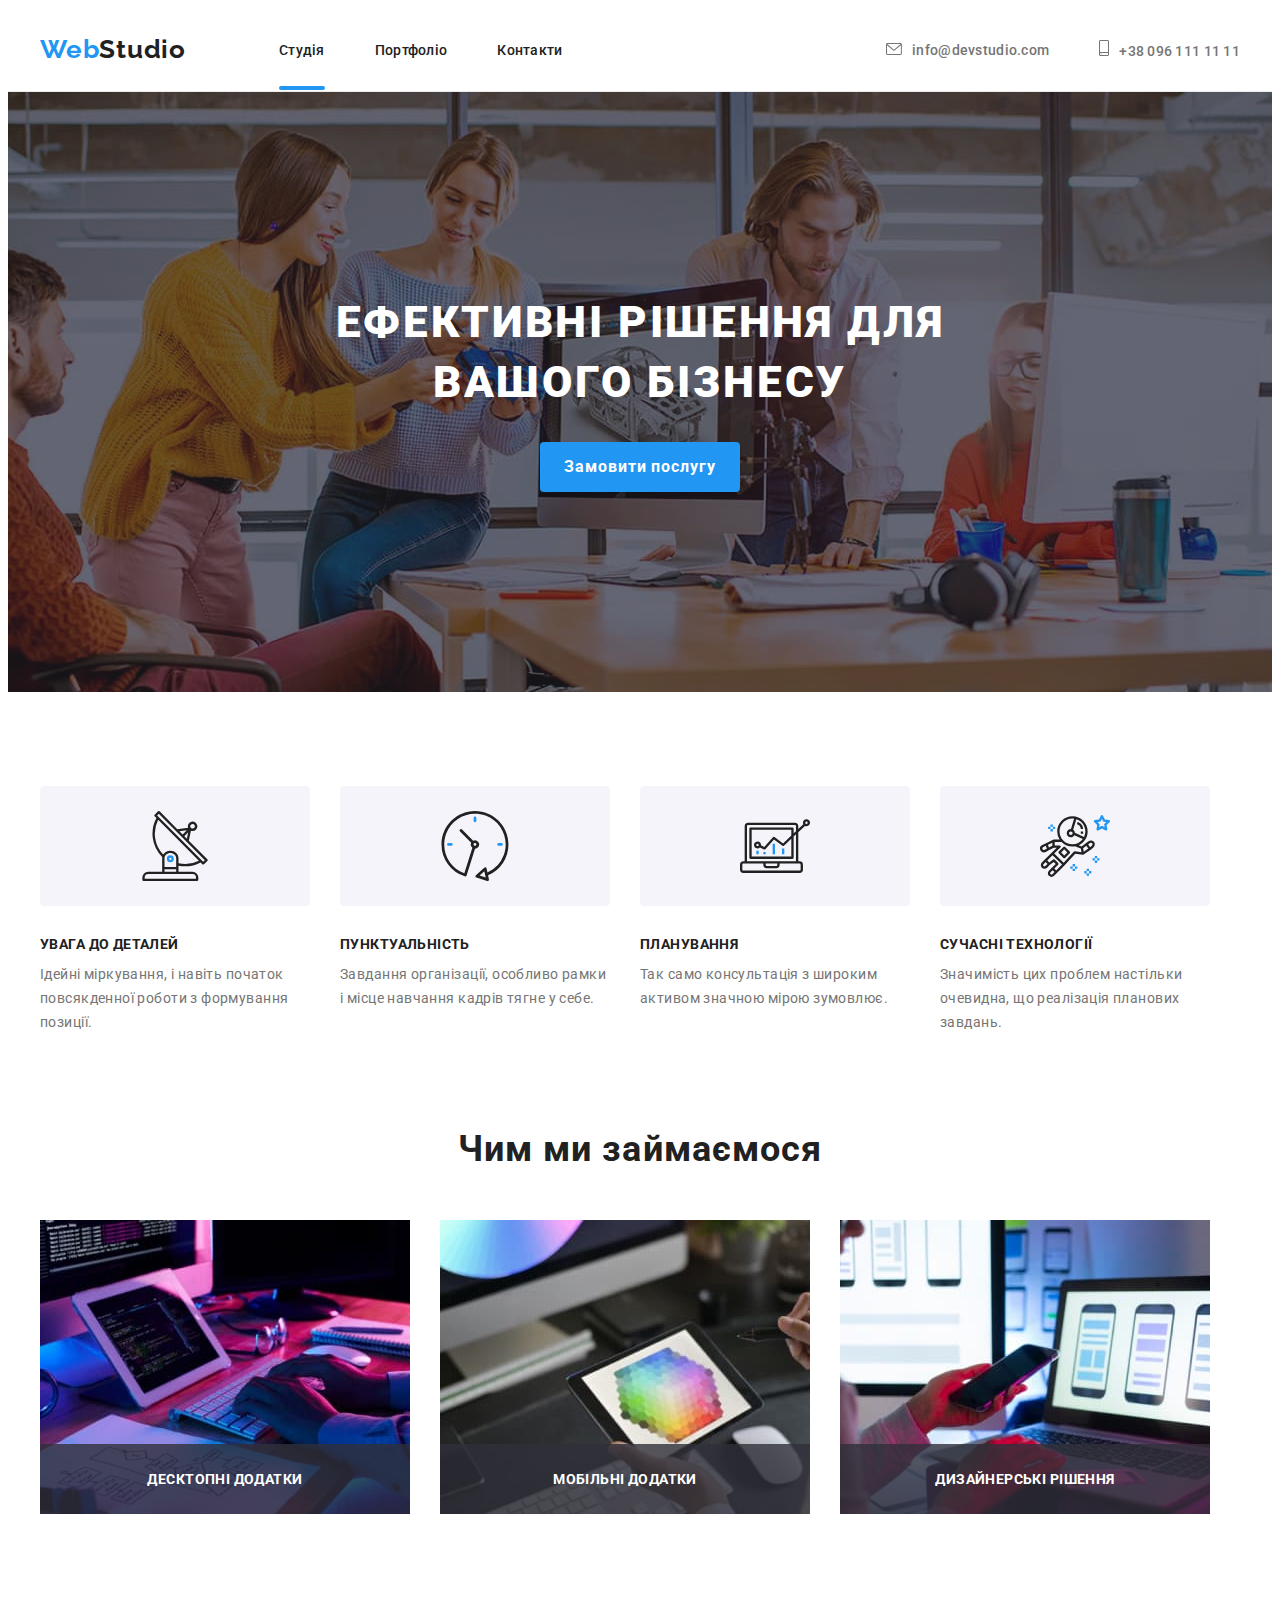
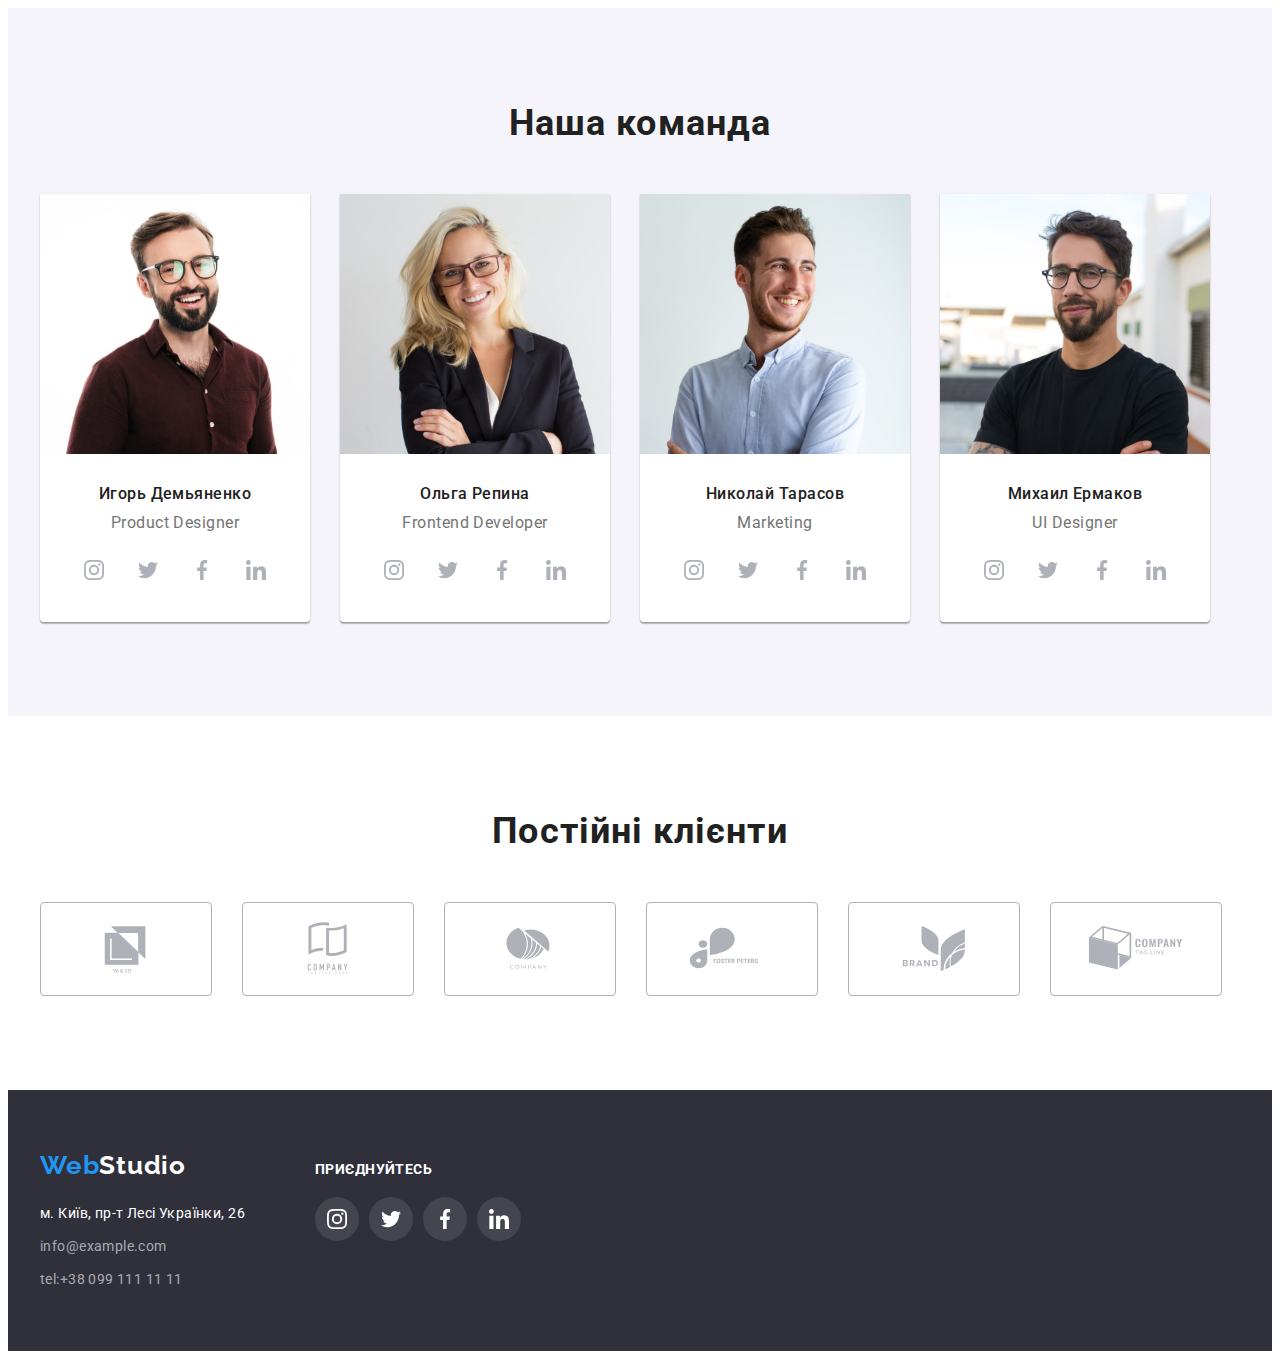
<file: index.html>
<!DOCTYPE html>
<html lang="uk">
  <head>
    <meta charset="UTF-8" />
    <meta http-equiv="X-UA-Compatible" content="IE=edge" />
    <meta name="viewport" content="width=device-width, initial-scale=1.0" />
    <title>Web Studio</title>
    <!-- Fonts start -->
    <link rel="preconnect" href="https://fonts.googleapis.com" />
    <link rel="preconnect" href="https://fonts.gstatic.com" crossorigin />
    <link
      href="https://fonts.googleapis.com/css2?family=Raleway:wght@700&family=Roboto:wght@400;500;700;900&display=swap"
      rel="stylesheet"
    />
    <!-- Fonts end -->
    <!-- Normalize start -->
    <link
      rel="stylesheet"
      href="https://cdnjs.cloudflare.com/ajax/libs/modern-normalize/1.1.0/modern-normalize.min.css"
      integrity="sha512-wpPYUAdjBVSE4KJnH1VR1HeZfpl1ub8YT/NKx4PuQ5NmX2tKuGu6U/JRp5y+Y8XG2tV+wKQpNHVUX03MfMFn9Q=="
      crossorigin="anonymous"
      referrerpolicy="no-referrer"
    />
    <!-- Normalize end -->
    <link rel="stylesheet" href="./css/styles.css" />
  </head>

  <body>
    <!-- Header section -->
    <header class="header header-border-line">
      <div class="container header-container">
        <nav class="header-nav header-nav-items">
          <a class="logo link header-logo" href="./index.html"
            ><span class="logo-accent">Web</span>Studio</a
          >
          <ul class="header-list list">
            <li class="header-item">
              <a class="header-link header-link-current link" href="./index.html">Студія</a>
            </li>
            <li class="header-item">
              <a class="header-link link" href="./portfolio.html">Портфоліо</a>
            </li>
            <li class="header-item">
              <a class="header-link link" href="/">Контакти</a>
            </li>
          </ul>
        </nav>
        <ul class="header-contacts list">
          <li class="contact-item header-mail">
            <a class="link header-mail-link" href="mailto:info@devstudio.com">
              <svg class="icon-mail" width="16" height="12">
                <use href="./images/icons.svg#envelope"></use></svg
              >info@devstudio.com
            </a>
          </li>
          <li class="contact-item header-phone">
            <a class="link header-phone-link" href="tel:+380961111111"
              ><svg class="icon-tel" width="10" height="16">
                <use href="./images/icons.svg#smartphone"></use></svg
              >+38 096 111 11 11</a
            >
          </li>
        </ul>
      </div>
    </header>
    <!-- Main section -->
    <main class="main">
      <!-- Hero section -->
      <section class="hero section hero-container">
        <div class="container">
          <h1 class="hero-tittle">Ефективні рішення для вашого бізнесу</h1>
          <button class="btn-service" data-modal-open type="button">Замовити послугу</button>
        </div>
      </section>
      <!-- About section -->
      <section class="about section">
        <div class="container">
          <ul class="about-logo">
            <li class="about-list-logo">
              <svg class="about-icons" width="70px" height="70px">
                <use href="./images/icons.svg#antenna"></use>
              </svg>
            </li>
            <li class="about-list-logo">
              <svg class="about-icons" width="70px" height="70px">
                <use href="./images/icons.svg#clock"></use>
              </svg>
            </li>
            <li class="about-list-logo">
              <svg class="about-icons" width="70px" height="70px">
                <use href="./images/icons.svg#diagram"></use>
              </svg>
            </li>
            <li class="about-list-logo">
              <svg class="about-icons" width="70px" height="70px">
                <use href="./images/icons.svg#astronaut"></use>
              </svg>
            </li>
          </ul>
        </div>
        <div class="container">
          <h2 class="visually-hidden">Наші переваг</h2>
          <ul class="about-list list about-container">
            <li class="about-item">
              <h3 class="about-list-tittle">УВАГА ДО ДЕТАЛЕЙ</h3>
              <p class="about-description">
                Ідейні міркування, і навіть початок повсякденної роботи з формування позиції.
              </p>
            </li>
            <li class="about-item">
              <h3 class="about-list-tittle">ПУНКТУАЛЬНІСТЬ</h3>
              <p class="about-description">
                Завдання організації, особливо рамки і місце навчання кадрів тягне у себе.
              </p>
            </li>
            <li class="about-item">
              <h3 class="about-list-tittle">ПЛАНУВАННЯ</h3>
              <p class="about-description">
                Так само консультація з широким активом значною мірою зумовлює.
              </p>
            </li>
            <li class="about-item">
              <h3 class="about-list-tittle">СУЧАСНІ ТЕХНОЛОГІЇ</h3>
              <p class="about-description">
                Значимість цих проблем настільки очевидна, що реалізація планових завдань.
              </p>
            </li>
          </ul>
        </div>
      </section>
      <!-- Work section -->
      <section class="work section work-section">
        <div class="container">
          <h2 class="about-tittle">Чим ми займаємося</h2>
          <ul class="work-list list">
            <li class="work-item list">
              <div class="work-overlay">
                <img
                  class="work-img"
                  src="./images/main/img1.jpg"
                  alt="Десктопні додатки"
                  width="370"
                  height="294"
                />
                <p class="work-overlay-txt">Десктопні додатки</p>
              </div>
            </li>
            <li class="work-item list">
              <div class="work-overlay">
                <img
                  class="work-img"
                  src="./images/main/img2.jpg"
                  alt="Мобільні додатки"
                  width="370"
                  height="294"
                />
                <p class="work-overlay-txt">Мобільні додатки</p>
              </div>
            </li>
            <li class="work-item list">
              <div class="work-overlay">
                <img
                  class="work-img"
                  src="./images/main/img3.jpg"
                  alt="Мобільні додатки"
                  width="370"
                  height="294"
                />
                <p class="work-overlay-txt">Дизайнерські рішення</p>
              </div>
            </li>
          </ul>
        </div>
      </section>
      <!-- Team section -->
      <section class="team section">
        <div class="container">
          <h2 class="about-tittle">Наша команда</h2>
          <ul class="team-list list">
            <li class="team-list-card">
              <img
                class="team-img"
                src="./images/main/photo1.jpg"
                alt="Игорь Демьяненко"
                width="270"
                height="260"
              />
              <div class="employee-list">
                <h3 class="employee">Игорь Демьяненко</h3>
                <p class="position">Product Designer</p>
                <ul class="socials list">
                  <li class="socials-item">
                    <a
                      class="socials-link link"
                      href="/"
                      target="_blank"
                      rel="noopener norefferer"
                      area-label="instagram"
                    >
                      <svg class="socials-icon" width="20" height="20">
                        <use href="./images/icons.svg#instagram-1"></use>
                      </svg>
                    </a>
                  </li>
                  <li class="socials-item">
                    <a
                      class="socials-link link"
                      href="/"
                      target="_blank"
                      rel="noopener norefferer"
                      area-label="twitter"
                    >
                      <svg class="socials-icon" width="20" height="20">
                        <use href="./images/icons.svg#twitter-2"></use>
                      </svg>
                    </a>
                  </li>
                  <li class="socials-item">
                    <a
                      class="socials-link link"
                      href="/"
                      target="_blank"
                      rel="noopener norefferer"
                      area-label="facebook"
                    >
                      <svg class="socials-icon" width="20" height="20">
                        <use href="./images/icons.svg#facebook-3"></use>
                      </svg>
                    </a>
                  </li>
                  <li class="socials-item">
                    <a
                      class="socials-link link"
                      href="/"
                      target="_blank"
                      rel="noopener norefferer"
                      area-label="linkedin"
                    >
                      <svg class="socials-icon" width="20" height="20">
                        <use href="./images/icons.svg#linkedin-4"></use>
                      </svg>
                    </a>
                  </li>
                </ul>
              </div>
            </li>
            <li class="team-list-card">
              <img
                class="team-img"
                src="./images/main/photo2.jpg"
                alt="Ольга Репина"
                width="270"
                height="260"
              />
              <div class="employee-list">
                <h3 class="employee">Ольга Репина</h3>
                <p class="position">Frontend Developer</p>
                <ul class="socials list">
                  <li class="socials-item">
                    <a
                      class="socials-link link"
                      href="/"
                      target="_blank"
                      rel="noopener norefferer"
                      area-label="instagram"
                    >
                      <svg class="socials-icon" width="20" height="20">
                        <use href="./images/icons.svg#instagram-1"></use>
                      </svg>
                    </a>
                  </li>
                  <li class="socials-item">
                    <a
                      class="socials-link link"
                      href="/"
                      target="_blank"
                      rel="noopener norefferer"
                      area-label="twitter"
                    >
                      <svg class="socials-icon" width="20" height="20">
                        <use href="./images/icons.svg#twitter-2"></use>
                      </svg>
                    </a>
                  </li>
                  <li class="socials-item">
                    <a
                      class="socials-link link"
                      href="/"
                      target="_blank"
                      rel="noopener norefferer"
                      area-label="facebook"
                    >
                      <svg class="socials-icon" width="20" height="20">
                        <use href="./images/icons.svg#facebook-3"></use>
                      </svg>
                    </a>
                  </li>
                  <li class="socials-item">
                    <a
                      class="socials-link link"
                      href="/"
                      target="_blank"
                      rel="noopener norefferer"
                      area-label="linkedin"
                    >
                      <svg class="socials-icon" width="20" height="20">
                        <use href="./images/icons.svg#linkedin-4"></use>
                      </svg>
                    </a>
                  </li>
                </ul>
              </div>
            </li>
            <li class="team-list-card">
              <img
                class="team-img"
                src="./images/main/photo3.jpg"
                alt="Николай Тарасов"
                width="270"
                height="260"
              />
              <div class="employee-list">
                <h3 class="employee">Николай Тарасов</h3>
                <p class="position">Marketing</p>
                <ul class="socials list">
                  <li class="socials-item">
                    <a
                      class="socials-link link"
                      href="/"
                      target="_blank"
                      rel="noopener norefferer"
                      area-label="instagram"
                    >
                      <svg class="socials-icon" width="20" height="20">
                        <use href="./images/icons.svg#instagram-1"></use>
                      </svg>
                    </a>
                  </li>
                  <li class="socials-item">
                    <a
                      class="socials-link link"
                      href="/"
                      target="_blank"
                      rel="noopener norefferer"
                      area-label="twitter"
                    >
                      <svg class="socials-icon" width="20" height="20">
                        <use href="./images/icons.svg#twitter-2"></use>
                      </svg>
                    </a>
                  </li>
                  <li class="socials-item">
                    <a
                      class="socials-link link"
                      href="/"
                      target="_blank"
                      rel="noopener norefferer"
                      area-label="facebook"
                    >
                      <svg class="socials-icon" width="20" height="20">
                        <use href="./images/icons.svg#facebook-3"></use>
                      </svg>
                    </a>
                  </li>
                  <li class="socials-item">
                    <a
                      class="socials-link link"
                      href="/"
                      target="_blank"
                      rel="noopener norefferer"
                      area-label="linkedin"
                    >
                      <svg class="socials-icon" width="20" height="20">
                        <use href="./images/icons.svg#linkedin-4"></use>
                      </svg>
                    </a>
                  </li>
                </ul>
              </div>
            </li>
            <li class="team-list-card">
              <img
                class="team-img"
                src="./images/main/photo4.jpg"
                alt="Михаил Ермаков"
                width="270"
                height="260"
              />
              <div class="employee-list">
                <h3 class="employee">Михаил Ермаков</h3>
                <p class="position">UI Designer</p>
                <ul class="socials list">
                  <li class="socials-item">
                    <a
                      class="socials-link link"
                      href="/"
                      target="_blank"
                      rel="noopener norefferer"
                      area-label="instagram"
                    >
                      <svg class="socials-icon" width="20" height="20">
                        <use href="./images/icons.svg#instagram-1"></use>
                      </svg>
                    </a>
                  </li>
                  <li class="socials-item">
                    <a
                      class="socials-link link"
                      href="/"
                      target="_blank"
                      rel="noopener norefferer"
                      area-label="twitter"
                    >
                      <svg class="socials-icon" width="20" height="20">
                        <use href="./images/icons.svg#twitter-2"></use>
                      </svg>
                    </a>
                  </li>
                  <li class="socials-item">
                    <a
                      class="socials-link link"
                      href="/"
                      target="_blank"
                      rel="noopener norefferer"
                      area-label="facebook"
                    >
                      <svg class="socials-icon" width="20" height="20">
                        <use href="./images/icons.svg#facebook-3"></use>
                      </svg>
                    </a>
                  </li>
                  <li class="socials-item">
                    <a
                      class="socials-link link"
                      href="/"
                      target="_blank"
                      rel="noopener norefferer"
                      area-label="linkedin"
                    >
                      <svg class="socials-icon" width="20" height="20">
                        <use href="./images/icons.svg#linkedin-4"></use>
                      </svg>
                    </a>
                  </li>
                </ul>
              </div>
            </li>
          </ul>
        </div>
      </section>
    </main>
    <!-- Regular customers -->
    <section class="regular-customers section">
      <div class="container">
        <h2 class="about-tittle customers-tittle">Постійні клієнти</h2>
        <ul class="customers-logo">
          <li class="customers-list-logo">
            <a
              class="customers-link link"
              href="/"
              target="_blank"
              rel="noopener norefferer"
              area-label="ya&co"
            >
              <svg class="customers-icons" width="106px" height="60px">
                <use href="./images/icons.svg#logo"></use>
              </svg>
            </a>
          </li>
          <li class="customers-list-logo">
            <a
              class="customers-link link"
              href="/"
              target="_blank"
              rel="noopener norefferer"
              area-label="company-tagline-here"
            >
              <svg class="customers-icons" width="106px" height="60px">
                <use href="./images/icons.svg#logo-1"></use>
              </svg>
            </a>
          </li>
          <li class="customers-list-logo">
            <a
              class="customers-link link"
              href="/"
              target="_blank"
              rel="noopener norefferer"
              area-label="company"
            >
              <svg class="customers-icons" width="106px" height="60px">
                <use href="./images/icons.svg#logo-2"></use>
              </svg>
            </a>
          </li>
          <li class="customers-list-logo">
            <a
              class="customers-link link"
              href="/"
              target="_blank"
              rel="noopener norefferer"
              area-label="foster-peters"
            >
              <svg class="customers-icons" width="106px" height="60px">
                <use href="./images/icons.svg#logo-3"></use>
              </svg>
            </a>
          </li>
          <li class="customers-list-logo">
            <a
              class="customers-link link"
              href="/"
              target="_blank"
              rel="noopener norefferer"
              area-label="brand"
            >
              <svg class="customers-icons" width="106px" height="60px">
                <use href="./images/icons.svg#logo-4"></use>
              </svg>
            </a>
          </li>
          <li class="customers-list-logo">
            <a
              class="customers-link link"
              href="/"
              target="_blank"
              rel="noopener norefferer"
              area-label="company-tagline"
            >
              <svg class="customers-icons" width="106px" height="60px">
                <use href="./images/icons.svg#logo-5"></use>
              </svg>
            </a>
          </li>
        </ul>
      </div>
    </section>
    <!-- Footer section -->
    <footer class="footer footer-container">
      <div class="container footer-join">
        <div>
          <a class="logo white-logo link footer-logo" href="./index.html"
            ><span class="logo-accent">Web</span>Studio
          </a>
          <address class="footer-addres">
            <ul class="footer-list list">
              <li class="footer-contacts">
                <a
                  class="footer-addres link"
                  href="https://bit.ly/3pXMvUd"
                  target="_blank"
                  rel="noopener noreferrer"
                  >м. Київ, пр-т Лесі Українки, 26</a
                >
              </li>
              <li class="footer-contacts">
                <a class="footer-mail link" href="mailto:info@example.com">info@example.com</a>
              </li>
              <li class="footer-contacts">
                <a class="footer-phone link" href="tel:+380991111111">tel:+38 099 111 11 11</a>
              </li>
            </ul>
          </address>
        </div>
        <div class="join-link">
          <p class="join">приєднуйтесь</p>
          <ul class="footer-socials list">
            <li class="socials-item">
              <a
                class="footer-socials-link link"
                href="/"
                target="_blank"
                rel="noopener norefferer"
                area-label="instagram"
              >
                <svg class="footer-socials-icon" width="20" height="20">
                  <use href="./images/icons.svg#instagram-1"></use>
                </svg>
              </a>
            </li>
            <li class="footer-socials-item">
              <a
                class="footer-socials-link link"
                href="/"
                target="_blank"
                rel="noopener norefferer"
                area-label="twitter"
              >
                <svg class="footer-socials-icon" width="20" height="20">
                  <use href="./images/icons.svg#twitter-2"></use>
                </svg>
              </a>
            </li>
            <li class="footer-socials-item">
              <a
                class="footer-socials-link link"
                href="/"
                target="_blank"
                rel="noopener norefferer"
                area-label="facebook"
              >
                <svg class="footer-socials-icon" width="20" height="20">
                  <use href="./images/icons.svg#facebook-3"></use>
                </svg>
              </a>
            </li>
            <li class="footer-socials-item">
              <a
                class="footer-socials-link link"
                href="/"
                target="_blank"
                rel="noopener norefferer"
                area-label="linkedin"
              >
                <svg class="footer-socials-icon" width="20" height="20">
                  <use href="./images/icons.svg#linkedin-4"></use>
                </svg>
              </a>
            </li>
          </ul>
        </div>
      </div>
    </footer>
    <!-- modal window -->
    <div class="backdrop is-hidden" data-modal>
      <div class="modal">
        <button class="modal-btn" data-modal-close>
          <svg class="modal-btn-icon" width="20" height="20">
            <use href="./images/icons.svg#icon-close"></use>
          </svg>
        </button>
      </div>
    </div>
    <script src="./js/modal.js"></script>
  </body>
</html>
</file>
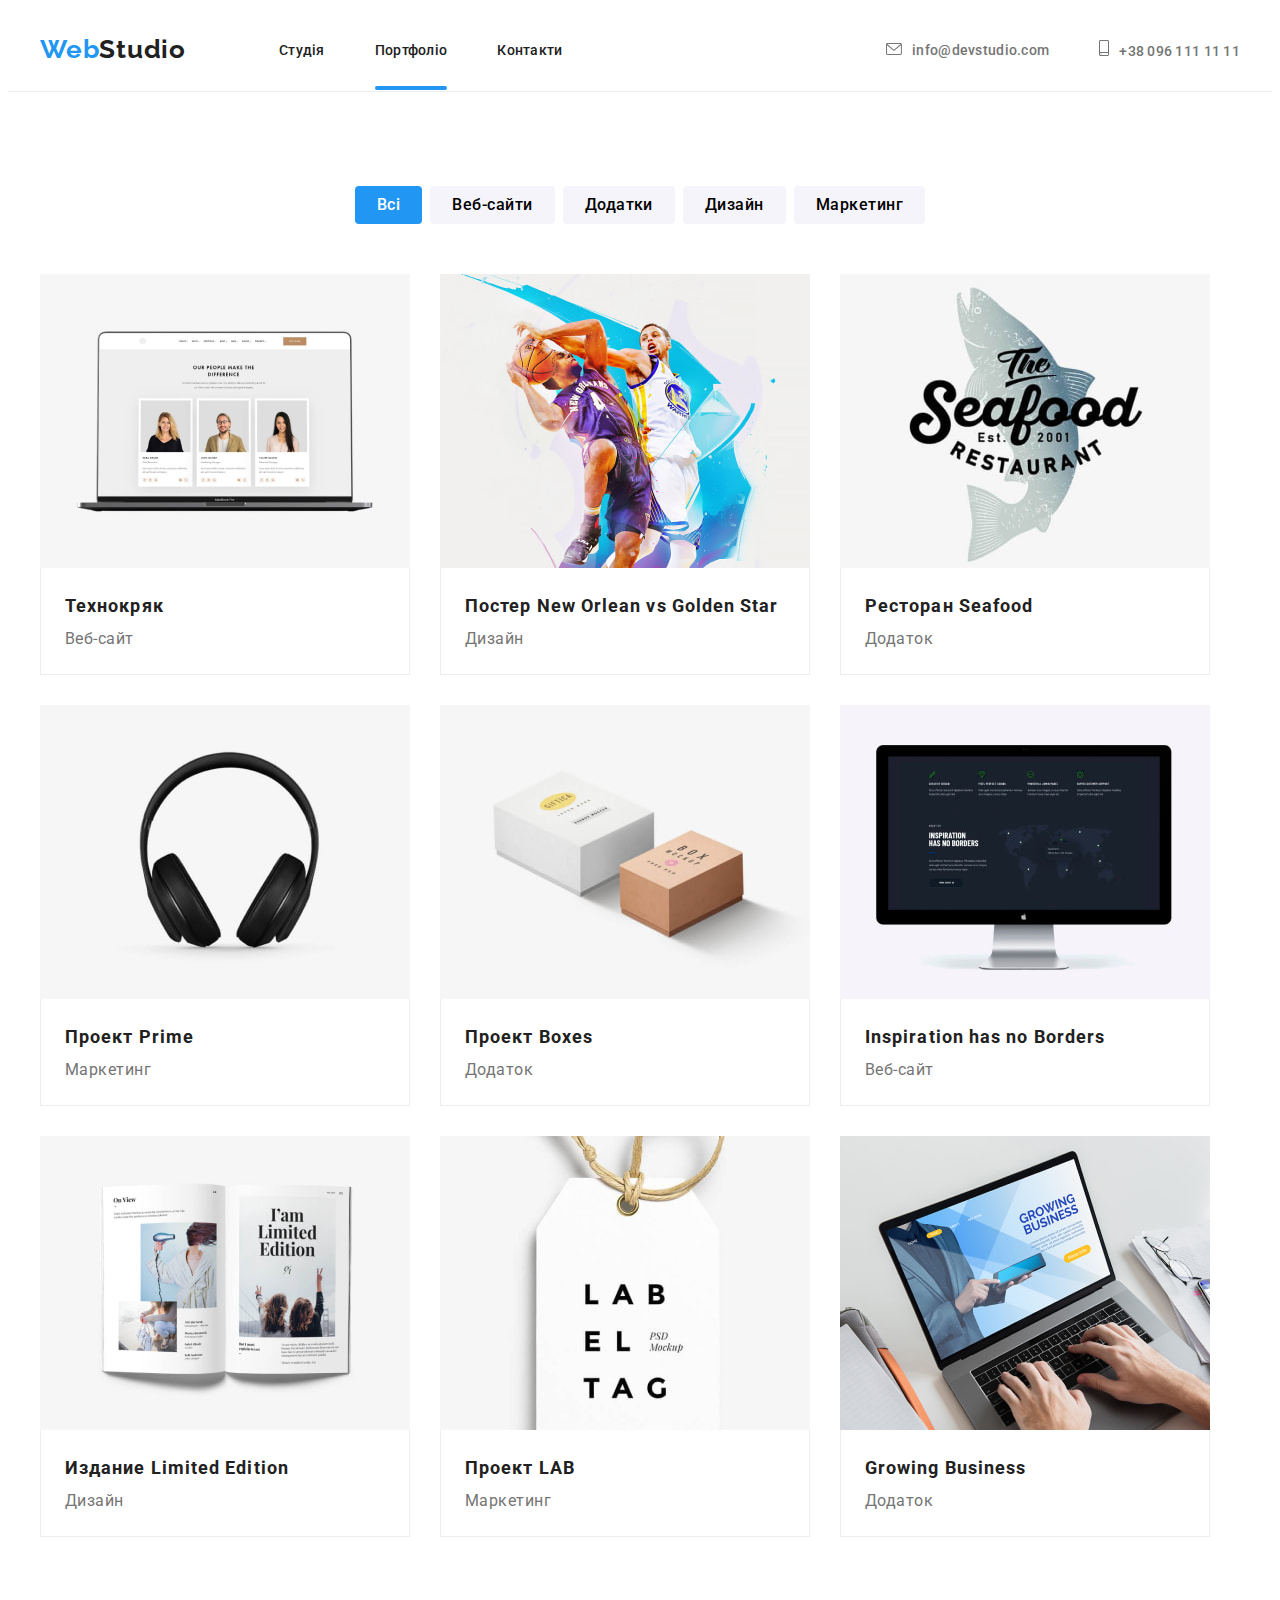
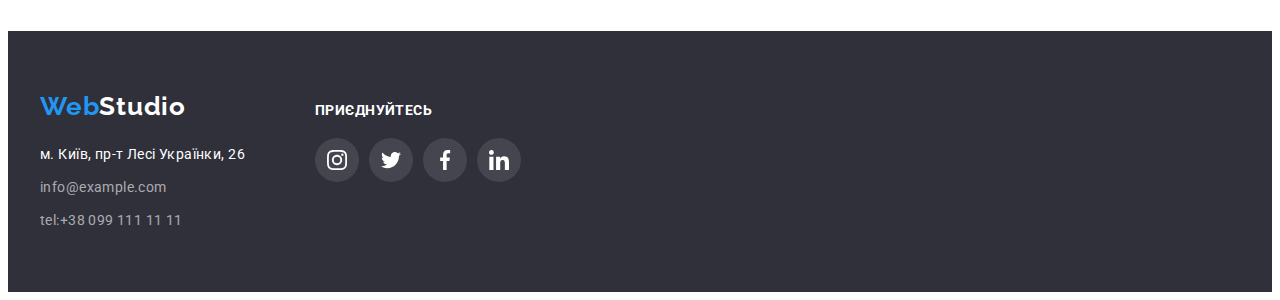
<file: portfolio.html>
<!DOCTYPE html>
<html lang="uk">
  <head>
    <meta charset="UTF-8" />
    <meta http-equiv="X-UA-Compatible" content="IE=edge" />
    <meta name="viewport" content="width=device-width, initial-scale=1.0" />
    <title>Web Studio</title>
    <link rel="preconnect" href="https://fonts.googleapis.com" />
    <link rel="preconnect" href="https://fonts.gstatic.com" crossorigin />
    <!-- Fonts start -->
    <link
      href="https://fonts.googleapis.com/css2?family=Raleway:wght@700&family=Roboto:wght@400;500;700;900&display=swap"
      rel="stylesheet"
    />
    <!-- Fonts end -->
    <!-- Normalize start -->
    <link
      rel="stylesheet"
      href="https://cdnjs.cloudflare.com/ajax/libs/modern-normalize/1.1.0/modern-normalize.min.css"
      integrity="sha512-wpPYUAdjBVSE4KJnH1VR1HeZfpl1ub8YT/NKx4PuQ5NmX2tKuGu6U/JRp5y+Y8XG2tV+wKQpNHVUX03MfMFn9Q=="
      crossorigin="anonymous"
      referrerpolicy="no-referrer"
    />
    <!-- Normalize end -->
    <link rel="stylesheet" href="./css/styles.css" />
  </head>
  <body>
    <!-- Header section -->
    <header class="header header-border-line">
      <div class="container header-container">
        <nav class="header-nav header-nav-items">
          <a class="logo link header-logo" href="./index.html"
            ><span class="logo-accent">Web</span>Studio</a
          >
          <ul class="header-list list">
            <li class="header-item">
              <a class="header-link link" href="./index.html">Студія</a>
            </li>
            <li class="header-item">
              <a class="header-link header-link-current link" href="./portfolio.html">Портфоліо</a>
            </li>
            <li class="header-item">
              <a class="header-link link" href="/">Контакти</a>
            </li>
          </ul>
        </nav>
        <ul class="header-contacts list">
          <li class="contact-item header-mail">
            <a class="link header-mail-link" href="mailto:info@devstudio.com">
              <svg class="icon-mail" width="16" height="12">
                <use href="./images/icons.svg#envelope"></use></svg
              >info@devstudio.com
            </a>
          </li>
          <li class="contact-item header-phone">
            <a class="link header-phone-link" href="tel:+380961111111"
              ><svg class="icon-tel" width="10" height="16">
                <use href="./images/icons.svg#smartphone"></use></svg
              >+38 096 111 11 11</a
            >
          </li>
        </ul>
      </div>
    </header>
    <!-- Main section -->
    <main>
      <section class="section">
        <div class="container">
          <h1 class="visually-hidden">Портфоліо</h1>
          <ul class="filters list">
            <li class="btn">
              <button class="btn-filter btn-filter-current" type="button">Всі</button>
            </li>
            <li class="btn"><button class="btn-filter" type="button">Веб-сайти</button></li>
            <li class="btn"><button class="btn-filter" type="button">Додатки</button></li>
            <li class="btn"><button class="btn-filter" type="button">Дизайн</button></li>
            <li class="btn"><button class="btn-filter" type="button">Маркетинг</button></li>
          </ul>
          <ul class="list portfolio-list">
            <li class="portfolio-link">
              <div class="product-thumb">
                <img src="./images/portfolio/img.jpg" alt="Ноутбук" width="370" height="294" />

                <p class="overlay-text">
                  Ресурс пропонує комплексні пропозиції з різним рівнем функціоналу та сервісів. Все
                  це дозволить відвідувачу отримати вичерпні відомості про компанію чи приватну
                  особу.
                </p>
              </div>
              <div class="portfolio-wrapper">
                <h2 class="item-list">Технокряк</h2>
                <p class="option">Веб-сайт</p>
              </div>
            </li>

            <li class="portfolio-link">
              <div class="product-thumb">
                <img src="./images/portfolio/img-1.jpg" alt="Баскетбол" width="370" height="294" />

                <p class="overlay-text">
                  Ресурс пропонує комплексні пропозиції з різним рівнем функціоналу та сервісів. Все
                  це дозволить відвідувачу отримати вичерпні відомості про компанію чи приватну
                  особу.
                </p>
              </div>
              <div class="portfolio-wrapper">
                <h2 class="item-list">Постер New Orlean vs Golden Star</h2>
                <p class="option">Дизайн</p>
              </div>
            </li>

            <li class="portfolio-link">
              <div class="product-thumb">
                <img
                  src="./images/portfolio/img-2.jpg"
                  alt="Лого ресторану"
                  width="370"
                  height="294"
                />

                <p class="overlay-text">
                  Ресурс пропонує комплексні пропозиції з різним рівнем функціоналу та сервісів. Все
                  це дозволить відвідувачу отримати вичерпні відомості про компанію чи приватну
                  особу.
                </p>
              </div>
              <div class="portfolio-wrapper">
                <h2 class="item-list">Ресторан Seafood</h2>
                <p class="option">Додаток</p>
              </div>
            </li>

            <li class="portfolio-link">
              <div class="product-thumb">
                <img src="./images/portfolio/img-3.jpg" alt="Наушники" width="370" height="294" />

                <p class="overlay-text">
                  Ресурс пропонує комплексні пропозиції з різним рівнем функціоналу та сервісів. Все
                  це дозволить відвідувачу отримати вичерпні відомості про компанію чи приватну
                  особу.
                </p>
              </div>
              <div class="portfolio-wrapper">
                <h2 class="item-list">Проект Prime</h2>
                <p class="option">Маркетинг</p>
              </div>
            </li>

            <li class="portfolio-link">
              <div class="product-thumb">
                <img src="./images/portfolio/img-4.jpg" alt="Коробки" width="370" height="294" />

                <p class="overlay-text">
                  Ресурс пропонує комплексні пропозиції з різним рівнем функціоналу та сервісів. Все
                  це дозволить відвідувачу отримати вичерпні відомості про компанію чи приватну
                  особу.
                </p>
              </div>
              <div class="portfolio-wrapper">
                <h2 class="item-list">Проект Boxes</h2>
                <p class="option">Додаток</p>
              </div>
            </li>

            <li class="portfolio-link">
              <div class="product-thumb">
                <img src="./images/portfolio/img-5.jpg" alt="Монітор" width="370" height="294" />

                <p class="overlay-text">
                  Ресурс пропонує комплексні пропозиції з різним рівнем функціоналу та сервісів. Все
                  це дозволить відвідувачу отримати вичерпні відомості про компанію чи приватну
                  особу.
                </p>
              </div>
              <div class="portfolio-wrapper">
                <h2 class="item-list">Inspiration has no Borders</h2>
                <p class="option">Веб-сайт</p>
              </div>
            </li>

            <li class="portfolio-link">
              <div class="product-thumb">
                <img src="./images/portfolio/img-6.jpg" alt="Книга" width="370" height="294" />

                <p class="overlay-text">
                  Ресурс пропонує комплексні пропозиції з різним рівнем функціоналу та сервісів. Все
                  це дозволить відвідувачу отримати вичерпні відомості про компанію чи приватну
                  особу.
                </p>
              </div>
              <div class="portfolio-wrapper">
                <h2 class="item-list">Издание Limited Edition</h2>
                <p class="option">Дизайн</p>
              </div>
            </li>

            <li class="portfolio-link">
              <div class="product-thumb">
                <img
                  src="./images/portfolio/img-7.jpg"
                  alt="Логотип проекту"
                  width="370"
                  height="294"
                />

                <p class="overlay-text">
                  Ресурс пропонує комплексні пропозиції з різним рівнем функціоналу та сервісів. Все
                  це дозволить відвідувачу отримати вичерпні відомості про компанію чи приватну
                  особу.
                </p>
              </div>
              <div class="portfolio-wrapper">
                <h2 class="item-list">Проект LAB</h2>
                <p class="option">Маркетинг</p>
              </div>
            </li>

            <li class="portfolio-link">
              <div class="product-thumb">
                <img src="./images/portfolio/img-8.jpg" alt="Ноутбук" width="370" height="294" />

                <p class="overlay-text">
                  Ресурс пропонує комплексні пропозиції з різним рівнем функціоналу та сервісів. Все
                  це дозволить відвідувачу отримати вичерпні відомості про компанію чи приватну
                  особу.
                </p>
              </div>
              <div class="portfolio-wrapper">
                <h2 class="item-list">Growing Business</h2>
                <p class="option">Додаток</p>
              </div>
            </li>
          </ul>
        </div>
      </section>
    </main>
    <!-- Footer section -->
    <footer class="footer footer-container">
      <div class="container footer-join">
        <div>
          <a class="logo white-logo link footer-logo" href="./index.html"
            ><span class="logo-accent">Web</span>Studio
          </a>
          <address class="footer-addres">
            <ul class="footer-list list">
              <li class="footer-contacts">
                <a
                  class="footer-addres link"
                  href="https://bit.ly/3pXMvUd"
                  target="_blank"
                  rel="noopener noreferrer"
                  >м. Київ, пр-т Лесі Українки, 26</a
                >
              </li>
              <li class="footer-contacts">
                <a class="footer-mail link" href="mailto:info@example.com">info@example.com</a>
              </li>
              <li class="footer-contacts">
                <a class="footer-phone link" href="tel:+380991111111">tel:+38 099 111 11 11</a>
              </li>
            </ul>
          </address>
        </div>
        <div class="join-link">
          <p class="join">приєднуйтесь</p>
          <ul class="footer-socials list">
            <li class="socials-item">
              <a
                class="footer-socials-link link"
                href="/"
                target="_blank"
                rel="noopener norefferer"
                area-label="instagram"
              >
                <svg class="footer-socials-icon" width="20" height="20">
                  <use href="./images/icons.svg#instagram-1"></use>
                </svg>
              </a>
            </li>
            <li class="footer-socials-item">
              <a
                class="footer-socials-link link"
                href="/"
                target="_blank"
                rel="noopener norefferer"
                area-label="twitter"
              >
                <svg class="footer-socials-icon" width="20" height="20">
                  <use href="./images/icons.svg#twitter-2"></use>
                </svg>
              </a>
            </li>
            <li class="footer-socials-item">
              <a
                class="footer-socials-link link"
                href="/"
                target="_blank"
                rel="noopener norefferer"
                area-label="facebook"
              >
                <svg class="footer-socials-icon" width="20" height="20">
                  <use href="./images/icons.svg#facebook-3"></use>
                </svg>
              </a>
            </li>
            <li class="footer-socials-item">
              <a
                class="footer-socials-link link"
                href="/"
                target="_blank"
                rel="noopener norefferer"
                area-label="linkedin"
              >
                <svg class="footer-socials-icon" width="20" height="20">
                  <use href="./images/icons.svg#linkedin-4"></use>
                </svg>
              </a>
            </li>
          </ul>
        </div>
      </div>
    </footer>
  </body>
</html>
</file>
<file: css/styles.css>
/* Root */
:root {
  /* fonts */
  --main-font: Roboto, sans-serif;
  --secondary-font: Raleway, sans-serif;
  /* text colors */
  --main-txt-cl: #212121;
  --acent-txt-cl: #2196f3;
  /* bg colors */
  --light-bg-cl: #f5f4fa;
  --dark-bg-cl: #2f303a;
  /* others */
}
/* base styles */
body {
  font-family: var(--main-font);
  color: var(--main-txt-cl);
}
.container {
  width: 1200px;
  padding-left: 15px;
  padding-right: 15px;
  margin: auto;
}
.visually-hidden {
  position: absolute;
  width: 1px;
  height: 1px;
  margin: -1px;
  border: 0;
  padding: 0;

  white-space: nowrap;
  clip-path: inset(100%);
  clip: rect(0 0 0 0);
  overflow: hidden;
}
/* reset styles */
img {
  display: block;
}
.section {
  padding-top: 94px;
  padding-bottom: 94px;
}
h1,
h2,
h3,
h4,
h5,
h6,
p,
ul {
  margin: 0;
}
.link {
  text-decoration: none;
  color: currentColor;
}
.list {
  list-style: none;
  padding: 0;
  margin: 0;
}
/* Header section */
.header-border-line {
  border-bottom: 1px solid #ececec;
}
.header-container {
  display: flex;
  align-items: center;
}
.header-nav-items {
  display: flex;
  align-items: center;
}
.header-logo {
  margin-right: 93px;
}
.header-nav {
  margin-right: auto;
}
.header-list {
  display: flex;
  gap: 50px;
}
.header-mail {
  margin-right: 50px;
}
.logo,
.white-logo {
  font-family: 'Raleway';
  font-style: normal;
  font-weight: 700;
  font-size: 26px;
  line-height: calc(31 / 26);
  letter-spacing: 0.03em;
}
.white-logo {
  color: #ffffff;
}
.logo-accent {
  color: var(--acent-txt-cl);
}
.header-link,
.contact-item {
  padding-top: 32px;
  padding-bottom: 32px;
  font-weight: 500;
  font-size: 14px;
  line-height: calc(16 / 14);
  letter-spacing: 0.02em;
  display: block;
  transition: color 250ms cubic-bezier(0.4, 0, 0.2, 1);
}
.header-link:hover,
.header-link:focus,
.contact-item:hover,
.contact-item:focus {
  color: var(--acent-txt-cl);
}
.contact-item {
  color: #757575;
}

.header-link-current {
  color: var(--acent-txt-cl);
}
.header-contacts {
  display: flex;
  align-items: center;
}
/* main section */
/* hero section */
.hero-container {
  padding-top: 200px;
  padding-bottom: 200px;
}
.hero {
  background-color: var(--dark-bg-cl);
  max-width: 1600px;
  margin: auto;
  background-image: linear-gradient(rgba(47, 48, 58, 0.4), rgba(47, 48, 58, 0.4)),
    url(../images/main/Header-background.jpg);
  background-position: center;
  background-repeat: no-repeat;
  background-size: cover;
}
.hero-tittle {
  font-weight: 900;
  font-size: 44px;
  line-height: calc(60 / 44);
  letter-spacing: 0.06em;
  text-transform: uppercase;
  color: #ffffff;
  width: 696px;
  margin: auto;
  text-align: center;
  margin-bottom: 30px;
}
.btn-service {
  font-family: var(--main-font);
  font-weight: 700;
  font-size: 16px;
  line-height: calc(30 / 16);
  letter-spacing: 0.06em;
  background-color: var(--acent-txt-cl);
  color: #ffffff;
  min-width: 200px;
  min-height: 50px;
  display: block;
  margin: auto;
  box-shadow: 0px 4px 4px rgba(0, 0, 0, 0.15);
  border-radius: 4px;
  border: none;
  transition: background-color 250ms cubic-bezier(0.4, 0, 0.2, 1);
}

.btn-service:hover,
.btn-service:focus {
  background-color: #188ce8;
}
.header-link-current {
  position: relative;
  color: var(--accent-txt-cl);
}

.header-link-current::after {
  content: '';
  position: absolute;
  bottom: 0px;
  left: 0;

  display: block;
  width: 100%;
  height: 4px;

  border-radius: 2px;
  background-color: var(--acent-txt-cl);
}

/* about section */
.about-item {
  width: 270px;
}
.about-container {
  display: flex;
  gap: 30px;
  margin: auto;
}
.about-list-tittle {
  font-weight: 700;
  font-size: 14px;
  line-height: calc(16 / 14);
  letter-spacing: 0.03em;
  text-transform: uppercase;
  margin-bottom: 10px;
}
.about-description {
  font-size: 14px;
  line-height: calc(24 / 14);
  letter-spacing: 0.03em;
  color: #757575;
}
/* Work section */
.work-section {
  padding-top: 0px;
}
.about-tittle {
  font-weight: 700;
  font-size: 36px;
  line-height: calc(42 / 36);
  letter-spacing: 0.03em;
  text-align: center;
  margin-bottom: 50px;
}
.work-list {
  display: flex;
  gap: 30px;
  margin: auto;
}
.work-overlay {
  position: relative;
}
.work-overlay-txt {
  position: absolute;
  background-color: rgba(47, 48, 58, 0.8);
  bottom: 0;
  left: 0;
  width: 100%;
  height: 70px;
  display: flex;
  align-items: center;
  justify-content: center;

  transition: 250ms cubic-bezier(0.4, 0, 0.2, 1);
  color: #ffffff;
  font-weight: 700;
  font-size: 14px;
  line-height: calc(16 / 14);
  text-align: center;
  letter-spacing: 0.03em;
  text-transform: uppercase;
}

/* Team section */
.team-list {
  display: flex;
  margin: auto;
  gap: 30px;
}
.team {
  background-color: #f5f4fa;
}
.team-list-card {
  box-shadow: 0px 1px 3px rgba(0, 0, 0, 0.12), 0px 1px 1px rgba(0, 0, 0, 0.14),
    0px 2px 1px rgba(0, 0, 0, 0.2);
  border-radius: 0px 0px 4px 4px;
  background-color: #ffffff;
}
.employee-list {
  padding-top: 30px;
  padding-bottom: 30px;
  padding-right: 5px;
  padding-left: 5px;
  border-top: none;
}
.employee {
  font-weight: 500;
  font-size: 16px;
  line-height: calc(19 / 16);
  text-align: center;
  letter-spacing: 0.03em;
  margin-bottom: 10px;
}
.position {
  font-size: 16px;
  line-height: calc(19 / 16);
  text-align: center;
  letter-spacing: 0.03em;
  color: #757575;
  margin-bottom: 16px;
}
/* Footer section */
.footer-container {
  padding-top: 60px;
  padding-bottom: 60px;
}
.footer {
  background-color: var(--dark-bg-cl);
}
.footer-list {
  margin-top: 20px;
}
.footer-addres {
  font-size: 14px;
  line-height: calc(24 / 14);
  letter-spacing: 0.03em;
  color: #ffffff;
}
.footer-contacts {
  font-style: normal;
  font-weight: 400;
  font-size: 14px;
  line-height: calc(24 / 14);
  letter-spacing: 0.03em;
  color: rgba(255, 255, 255, 0.6);
  margin-bottom: 9px;
}
.footer-contacts:last-child {
  margin-bottom: 0;
}

.footer-addres {
  font-style: var(--main-font);
}
/* portfolio section */
.filters {
  font-weight: 500;
  font-size: 16px;
  line-height: calc(26 / 16);
  letter-spacing: 0.03em;
  display: flex;
  margin: auto;
  justify-content: center;
  margin-bottom: 50px;
}
.btn {
  margin-right: 8px;
}
.btn:last-child {
  margin-right: 0;
}
.btn-filter:hover,
.btn-filter:focus {
  background-color: var(--acent-txt-cl);
  color: #ffffff;
  box-shadow: 0px 3px 1px rgba(0, 0, 0, 0.1), 0px 1px 2px rgba(0, 0, 0, 0.08),
    0px 2px 2px rgba(0, 0, 0, 0.12);
}

.btn-filter {
  font-family: Roboto;
  font-style: normal;
  font-weight: 500;
  font-size: 16px;
  line-height: calc(26 / 16);
  letter-spacing: 0.03em;
  background-color: #f5f4fa;
  border-radius: 4px;
  border: none;
  padding: 6px 22px 6px 22px;
  transition: background-color 250ms cubic-bezier(0.4, 0, 0.2, 1),
    color 250ms cubic-bezier(0.4, 0, 0.2, 1), box-shadow 250ms cubic-bezier(0.4, 0, 0.2, 1);
}
.btn-filter-current {
  background-color: var(--acent-txt-cl);
  color: #ffffff;
}
.btn-filter:hover {
}
.portfolio-list {
  display: flex;
  gap: 30px;
  flex-wrap: wrap;
}
.portfolio-link {
  transition: box-shadow 250ms cubic-bezier(0.4, 0, 0.2, 1);
}
.portfolio-link:hover {
  box-shadow: 0px 3px 1px rgba(0, 0, 0, 0.1), 0px 1px 2px rgba(0, 0, 0, 0.08),
    0px 2px 2px rgba(0, 0, 0, 0.12);
}
.portfolio-wrapper {
  padding: 20px 24px 20px 24px;
  border: 1px solid #eeeeee;
  border-top: none;
}
.item-list {
  font-size: 18px;
  line-height: calc(36 / 18);
  letter-spacing: 0.06em;
}
.option {
  font-weight: 400;
  font-size: 16px;
  line-height: calc(30 / 16);
  letter-spacing: 0.03em;
  color: #757575;
}

/* header icons */
.icon-mail {
  width: 16px;
  height: 12px;
  margin-right: 10px;
  fill: #757575;
}
.icon-tel {
  width: 10px;
  height: 16px;
  margin-right: 10px;
  fill: #757575;
}
.icon-mail,
.icon-tel {
  transition: fill 250ms cubic-bezier(0.4, 0, 0.2, 1), color 250ms cubic-bezier(0.4, 0, 0.2, 1);
}

.header-mail-link:focus,
.header-phone-link:focus,
.header-mail-link:focus .icon-mail,
.header-phone-link:focus .icon-tel,
.header-phone:hover .icon-tel,
.header-mail:hover .icon-mail {
  fill: var(--acent-txt-cl);
  color: var(--acent-txt-cl);
}
.product-thumb {
  position: relative;
  overflow: hidden;
}
.overlay-text {
  position: absolute;
  background-color: rgba(33, 150, 243, 0.9);
  top: 0;
  left: 0;
  width: 100%;
  height: 100%;
  padding: 63px 24px 63px 24px;
  display: flex;
  align-items: center;
  justify-content: center;
  transform: translateY(100%);

  transition: 250ms cubic-bezier(0.4, 0, 0.2, 1);
  color: #ffffff;
  font-weight: 400;
  font-size: 18px;
  line-height: calc(28 / 18);
  letter-spacing: 0.03em;
}
.product-thumb:hover .overlay-text {
  transform: translateY(0%);
}
/* about icons */
.about-icons {
  width: 70px;
  height: 70px;
  display: block;
}
.about-logo {
  display: flex;
  gap: 30px;
  list-style: none;
  padding: 0;
}
.about-list-logo {
  width: 270px;
  height: 120px;
  background-color: #f5f4fa;
  border-radius: 4px;
  margin-bottom: 30px;
  display: flex;
  align-items: center;
  justify-content: center;
}
/* socials icons */
.socials {
  display: flex;
  align-items: center;
  justify-content: center;
  gap: 10px;
}
.socials-link {
  display: block;
  display: flex;
  align-items: center;
  justify-content: center;
  width: 44px;
  height: 44px;
  border-radius: 50%;
  background-color: #ffffff;
  color: #afb1b8;
  transition: background-color 250ms cubic-bezier(0.4, 0, 0.2, 1),
    color 250ms cubic-bezier(0.4, 0, 0.2, 1);
}
.socials-link:hover,
.socials-link:focus {
  background-color: var(--acent-txt-cl);
  color: #ffffff;
}
.socials-icon {
  fill: currentColor;
}

/* Regular customers */
.customers-icons {
  width: 106px;
  height: 60px;
  display: block;
  fill: #afb1b8;
}
.customers-logo {
  display: flex;
  gap: 30px;
  list-style: none;
  padding: 0;
}
.customers-tittle {
  margin-right: 0;
  text-align: center;
  margin-bottom: 50px;
}
.customers-link {
  width: 170px;
  height: 92px;
  border-radius: 4px;
  border: 1px solid #afb1b8;
  border-radius: 4px;
  display: flex;
  align-items: center;
  justify-content: center;
  color: #afb1b8;
  transition: color 250ms cubic-bezier(0.4, 0, 0.2, 1),
    border-color 250ms cubic-bezier(0.4, 0, 0.2, 1);
}
.customers-icons {
  fill: currentColor;
}
.customers-link:hover,
.customers-link:focus {
  color: var(--acent-txt-cl);
  border-color: var(--acent-txt-cl);
  outline: none;
}

/* footer socials item */
.footer-socials {
  display: flex;
  align-items: center;
  justify-content: center;
  gap: 10px;
}
.footer-socials-link {
  display: block;
  display: flex;
  align-items: center;
  justify-content: center;
  width: 44px;
  height: 44px;
  border-radius: 50%;
  background-color: rgba(255, 255, 255, 0.1);
  color: #ffffff;
  transition: background-color var(--animation);
}
.footer-socials-link:hover,
.footer-socials-link:focus {
  background-color: var(--acent-txt-cl);
}
.footer-socials-icon {
  fill: currentColor;
}
.footer-join {
  display: flex;
  align-items: baseline;
}
.join {
  color: #ffffff;
  margin-bottom: 20px;
}
.join-link {
  margin-left: 70px;
  font-size: 14px;
  line-height: calc(16 / 14);
  letter-spacing: 0.03em;
  text-transform: uppercase;
  font-weight: 700;
}
/* Modal window */
.backdrop {
  z-index: 1000;
  position: fixed;
  top: 0;
  left: 0;

  display: flex;
  align-items: center;
  justify-content: center;

  width: 100%;
  height: 100%;
  background: rgba(0, 0, 0, 0.2);

  opacity: 1;
  visibility: visible;
  pointer-events: initial;

  transition: opacity 600ms ease-out, visibility 600ms ease-out;
}
.backdrop.is-hidden {
  opacity: 0;
  visibility: hidden;
  pointer-events: none;
}

.modal {
  position: relative;
  width: 528px;
  height: 581px;
  background-color: #ffffff;
  box-shadow: 0px 1px 3px rgba(0, 0, 0, 0.12), 0px 1px 1px rgba(0, 0, 0, 0.14),
    0px 2px 1px rgba(0, 0, 0, 0.2);
  border-radius: 4px;
  opacity: 1;
  transition: transform 400ms ease-in-out 200ms, opacity 400ms ease-in-out 200ms;
}
.modal-btn {
  position: absolute;
  top: 8px;
  right: 8px;
  width: 30px;
  height: 30px;
  border-radius: 50%;
  display: flex;
  align-items: center;
  justify-content: center;
  padding: 0;
  border: 1px solid rgba(0, 0, 0, 0.1);
  background-color: transparent;
  cursor: pointer;
}
.backdrop.is-hidden .modal {
  opacity: 0;
  transform: translate(-50%, -50%) scale(0.3) rotate(1turn);
</file>
